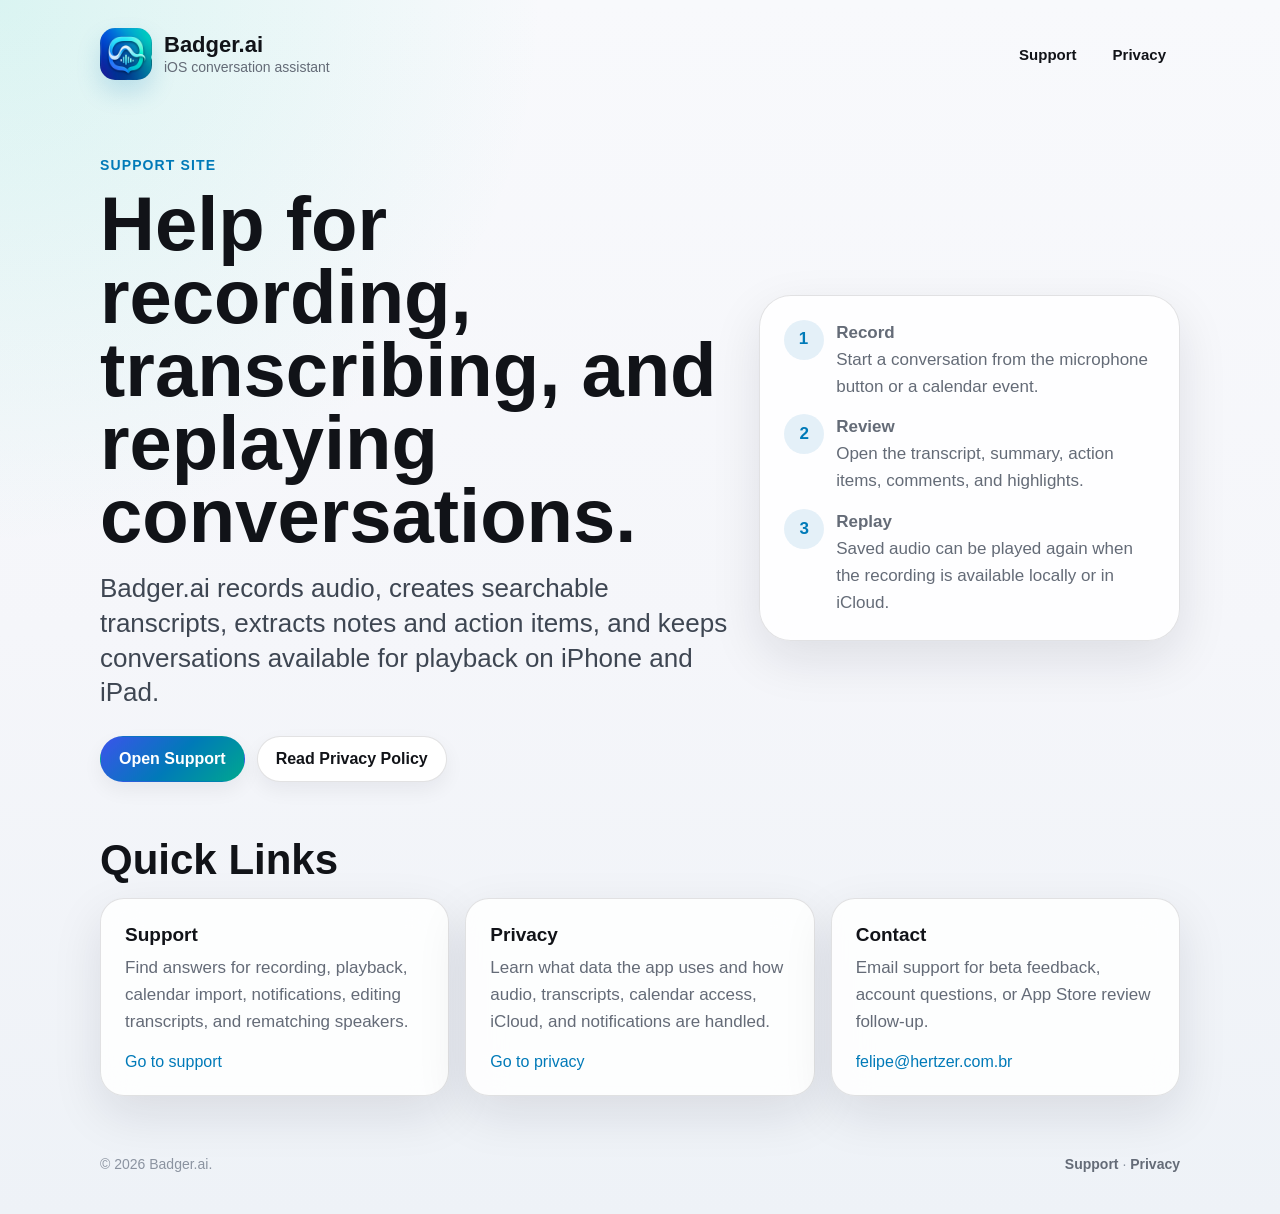
<file: index.html>
<!doctype html>
<html lang="en">
  <head>
    <meta charset="utf-8">
    <meta name="viewport" content="width=device-width, initial-scale=1">
    <title>Badger.ai Support</title>
    <meta name="description" content="Support and privacy information for the Badger.ai iOS app.">
    <meta name="theme-color" content="#007ab8">
    <link rel="icon" href="./assets/app-icon.png">
    <link rel="stylesheet" href="./styles.css">
  </head>
  <body>
    <header class="site-header">
      <a class="brand" href="./index.html" aria-label="Badger.ai home">
        <img src="./assets/brand-mark.png" alt="">
        <span>
          <span class="brand-name">Badger.ai</span>
          <span class="brand-subtitle">iOS conversation assistant</span>
        </span>
      </a>
      <nav class="nav" aria-label="Main">
        <a href="./support.html">Support</a>
        <a href="./privacy.html">Privacy</a>
      </nav>
    </header>

    <main class="site-main">
      <section class="hero">
        <div>
          <p class="eyebrow">Support site</p>
          <h1>Help for recording, transcribing, and replaying conversations.</h1>
          <p class="lead">Badger.ai records audio, creates searchable transcripts, extracts notes and action items, and keeps conversations available for playback on iPhone and iPad.</p>
          <div class="actions">
            <a class="button primary" href="./support.html">Open Support</a>
            <a class="button" href="./privacy.html">Read Privacy Policy</a>
          </div>
        </div>

        <aside class="hero-card" aria-label="App status summary">
          <ul class="status-list">
            <li>
              <span class="symbol">1</span>
              <span><strong>Record</strong><br>Start a conversation from the microphone button or a calendar event.</span>
            </li>
            <li>
              <span class="symbol">2</span>
              <span><strong>Review</strong><br>Open the transcript, summary, action items, comments, and highlights.</span>
            </li>
            <li>
              <span class="symbol">3</span>
              <span><strong>Replay</strong><br>Saved audio can be played again when the recording is available locally or in iCloud.</span>
            </li>
          </ul>
        </aside>
      </section>

      <section class="section" aria-labelledby="quick-links">
        <h2 id="quick-links">Quick Links</h2>
        <div class="grid">
          <article class="panel">
            <h3>Support</h3>
            <p>Find answers for recording, playback, calendar import, notifications, editing transcripts, and rematching speakers.</p>
            <a href="./support.html">Go to support</a>
          </article>
          <article class="panel">
            <h3>Privacy</h3>
            <p>Learn what data the app uses and how audio, transcripts, calendar access, iCloud, and notifications are handled.</p>
            <a href="./privacy.html">Go to privacy</a>
          </article>
          <article class="panel">
            <h3>Contact</h3>
            <p>Email support for beta feedback, account questions, or App Store review follow-up.</p>
            <a href="mailto:felipe@hertzer.com.br">felipe@hertzer.com.br</a>
          </article>
        </div>
      </section>
    </main>

    <footer class="site-footer">
      <span>© 2026 Badger.ai.</span>
      <span><a href="./support.html">Support</a> · <a href="./privacy.html">Privacy</a></span>
    </footer>
  </body>
</html>
</file>
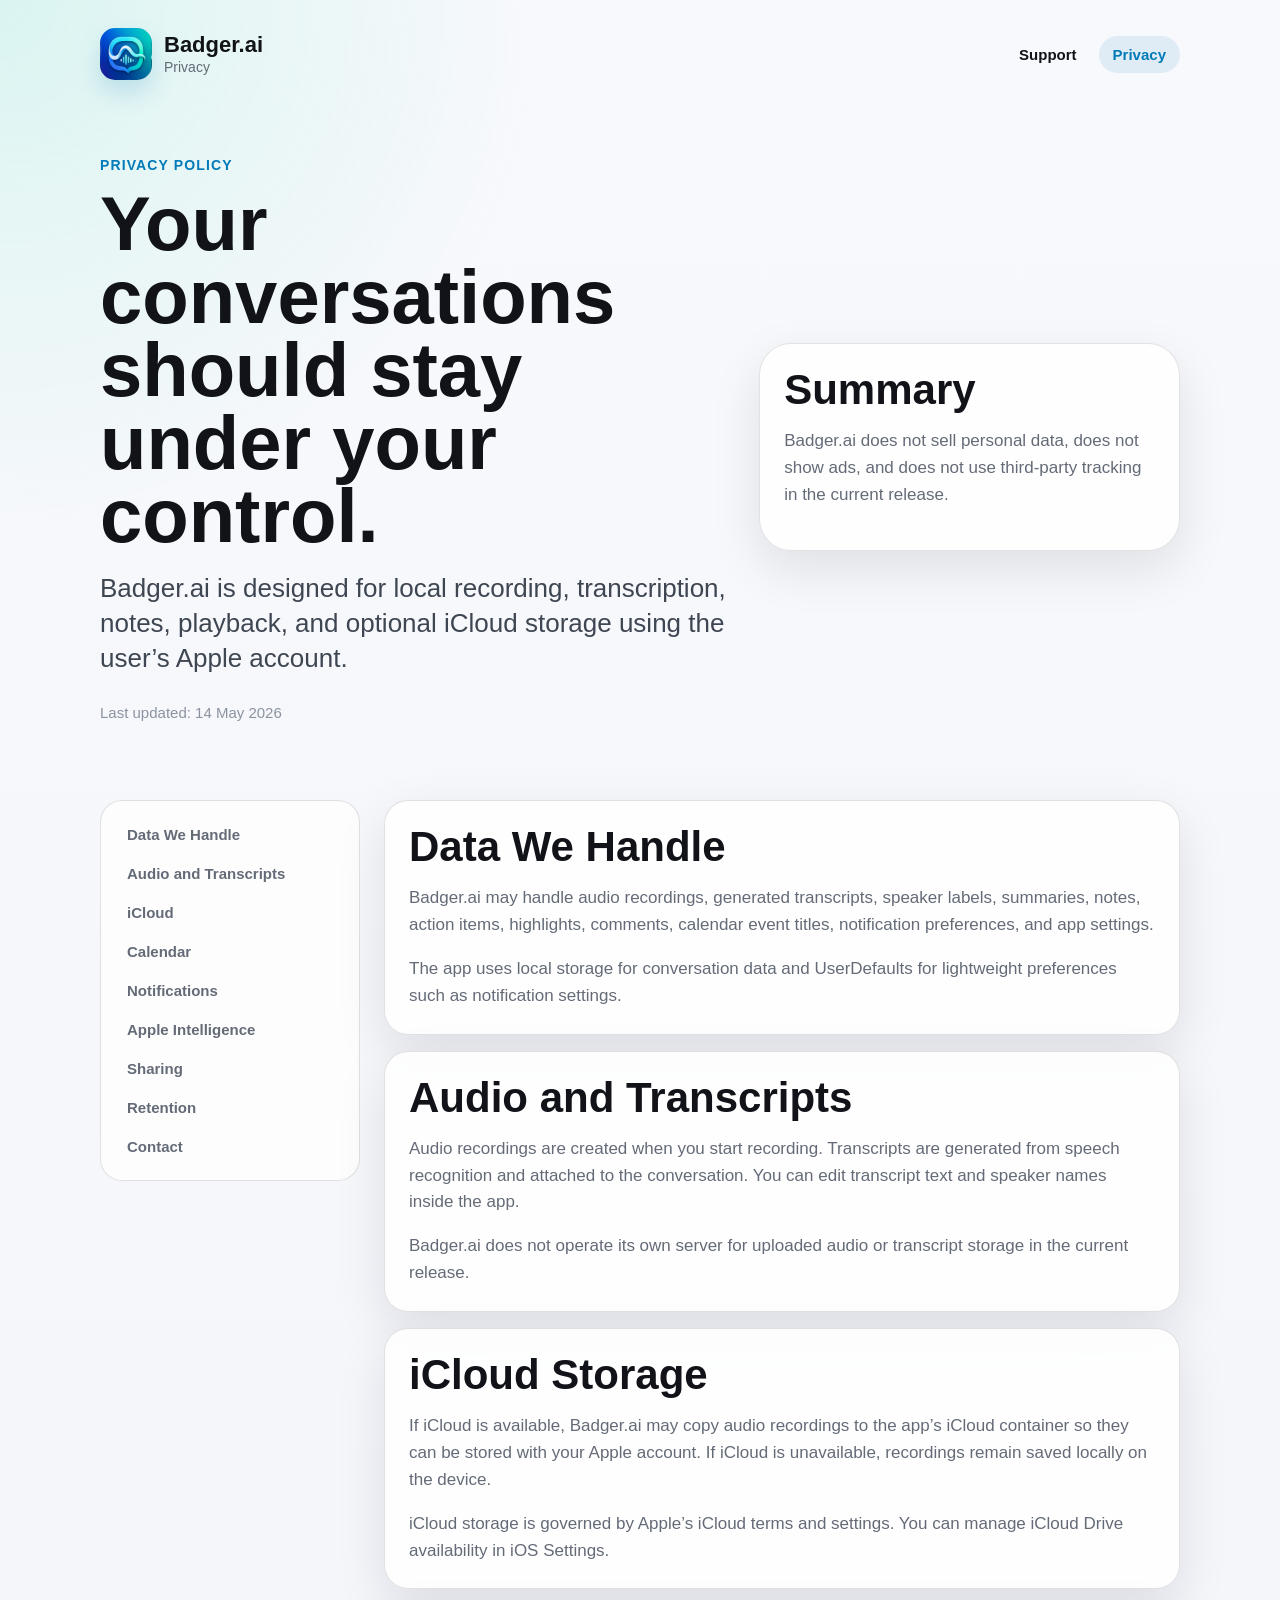
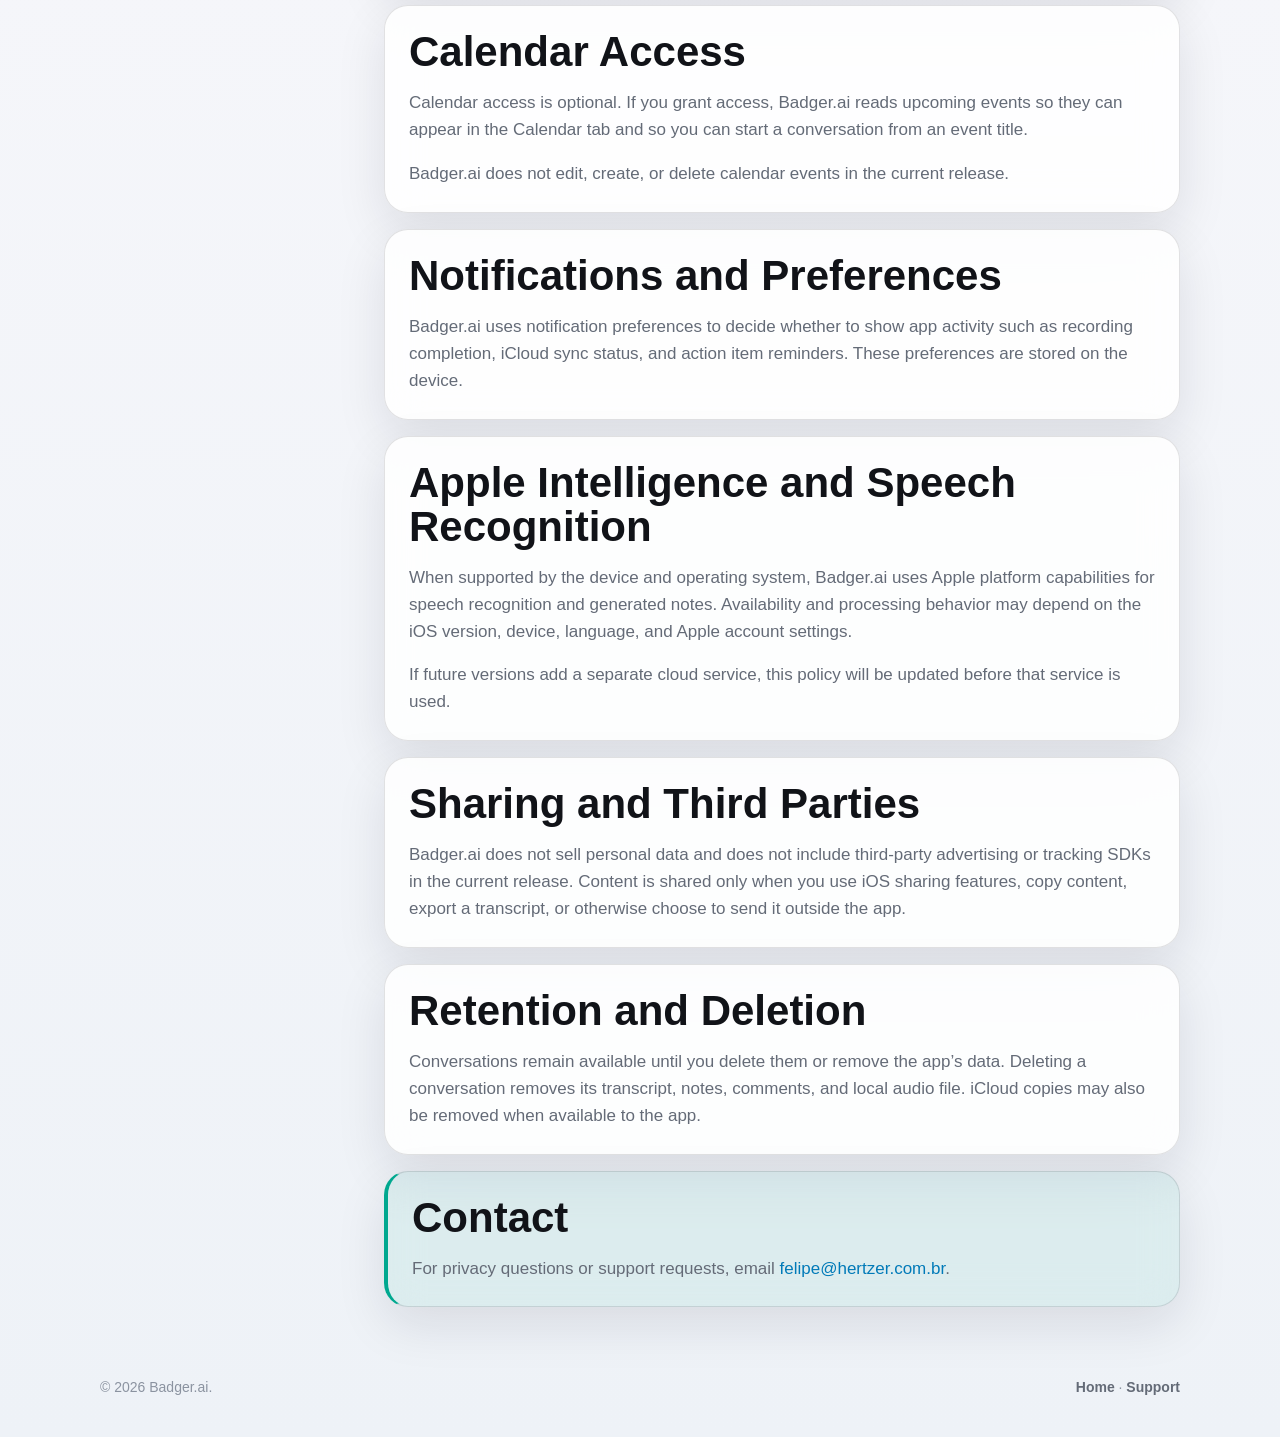
<file: privacy.html>
<!doctype html>
<html lang="en">
  <head>
    <meta charset="utf-8">
    <meta name="viewport" content="width=device-width, initial-scale=1">
    <title>Badger.ai Privacy Policy</title>
    <meta name="description" content="Privacy policy for the Badger.ai iOS app.">
    <meta name="theme-color" content="#007ab8">
    <link rel="icon" href="./assets/app-icon.png">
    <link rel="stylesheet" href="./styles.css">
  </head>
  <body>
    <header class="site-header">
      <a class="brand" href="./index.html" aria-label="Badger.ai home">
        <img src="./assets/brand-mark.png" alt="">
        <span>
          <span class="brand-name">Badger.ai</span>
          <span class="brand-subtitle">Privacy</span>
        </span>
      </a>
      <nav class="nav" aria-label="Main">
        <a href="./support.html">Support</a>
        <a href="./privacy.html" aria-current="page">Privacy</a>
      </nav>
    </header>

    <main class="site-main">
      <section class="hero">
        <div>
          <p class="eyebrow">Privacy Policy</p>
          <h1>Your conversations should stay under your control.</h1>
          <p class="lead">Badger.ai is designed for local recording, transcription, notes, playback, and optional iCloud storage using the user’s Apple account.</p>
          <p class="meta">Last updated: 14 May 2026</p>
        </div>
        <aside class="hero-card">
          <h2>Summary</h2>
          <p>Badger.ai does not sell personal data, does not show ads, and does not use third-party tracking in the current release.</p>
        </aside>
      </section>

      <section class="policy-layout">
        <nav class="toc" aria-label="Privacy sections">
          <a href="#data">Data We Handle</a>
          <a href="#audio">Audio and Transcripts</a>
          <a href="#icloud">iCloud</a>
          <a href="#calendar">Calendar</a>
          <a href="#notifications">Notifications</a>
          <a href="#ai">Apple Intelligence</a>
          <a href="#sharing">Sharing</a>
          <a href="#retention">Retention</a>
          <a href="#contact">Contact</a>
        </nav>

        <div class="policy-stack">
          <section class="policy-card" id="data">
            <h2>Data We Handle</h2>
            <p>Badger.ai may handle audio recordings, generated transcripts, speaker labels, summaries, notes, action items, highlights, comments, calendar event titles, notification preferences, and app settings.</p>
            <p>The app uses local storage for conversation data and UserDefaults for lightweight preferences such as notification settings.</p>
          </section>

          <section class="policy-card" id="audio">
            <h2>Audio and Transcripts</h2>
            <p>Audio recordings are created when you start recording. Transcripts are generated from speech recognition and attached to the conversation. You can edit transcript text and speaker names inside the app.</p>
            <p>Badger.ai does not operate its own server for uploaded audio or transcript storage in the current release.</p>
          </section>

          <section class="policy-card" id="icloud">
            <h2>iCloud Storage</h2>
            <p>If iCloud is available, Badger.ai may copy audio recordings to the app’s iCloud container so they can be stored with your Apple account. If iCloud is unavailable, recordings remain saved locally on the device.</p>
            <p>iCloud storage is governed by Apple’s iCloud terms and settings. You can manage iCloud Drive availability in iOS Settings.</p>
          </section>

          <section class="policy-card" id="calendar">
            <h2>Calendar Access</h2>
            <p>Calendar access is optional. If you grant access, Badger.ai reads upcoming events so they can appear in the Calendar tab and so you can start a conversation from an event title.</p>
            <p>Badger.ai does not edit, create, or delete calendar events in the current release.</p>
          </section>

          <section class="policy-card" id="notifications">
            <h2>Notifications and Preferences</h2>
            <p>Badger.ai uses notification preferences to decide whether to show app activity such as recording completion, iCloud sync status, and action item reminders. These preferences are stored on the device.</p>
          </section>

          <section class="policy-card" id="ai">
            <h2>Apple Intelligence and Speech Recognition</h2>
            <p>When supported by the device and operating system, Badger.ai uses Apple platform capabilities for speech recognition and generated notes. Availability and processing behavior may depend on the iOS version, device, language, and Apple account settings.</p>
            <p>If future versions add a separate cloud service, this policy will be updated before that service is used.</p>
          </section>

          <section class="policy-card" id="sharing">
            <h2>Sharing and Third Parties</h2>
            <p>Badger.ai does not sell personal data and does not include third-party advertising or tracking SDKs in the current release. Content is shared only when you use iOS sharing features, copy content, export a transcript, or otherwise choose to send it outside the app.</p>
          </section>

          <section class="policy-card" id="retention">
            <h2>Retention and Deletion</h2>
            <p>Conversations remain available until you delete them or remove the app’s data. Deleting a conversation removes its transcript, notes, comments, and local audio file. iCloud copies may also be removed when available to the app.</p>
          </section>

          <section class="policy-card callout" id="contact">
            <h2>Contact</h2>
            <p>For privacy questions or support requests, email <a href="mailto:felipe@hertzer.com.br">felipe@hertzer.com.br</a>.</p>
          </section>
        </div>
      </section>
    </main>

    <footer class="site-footer">
      <span>© 2026 Badger.ai.</span>
      <span><a href="./index.html">Home</a> · <a href="./support.html">Support</a></span>
    </footer>
  </body>
</html>
</file>
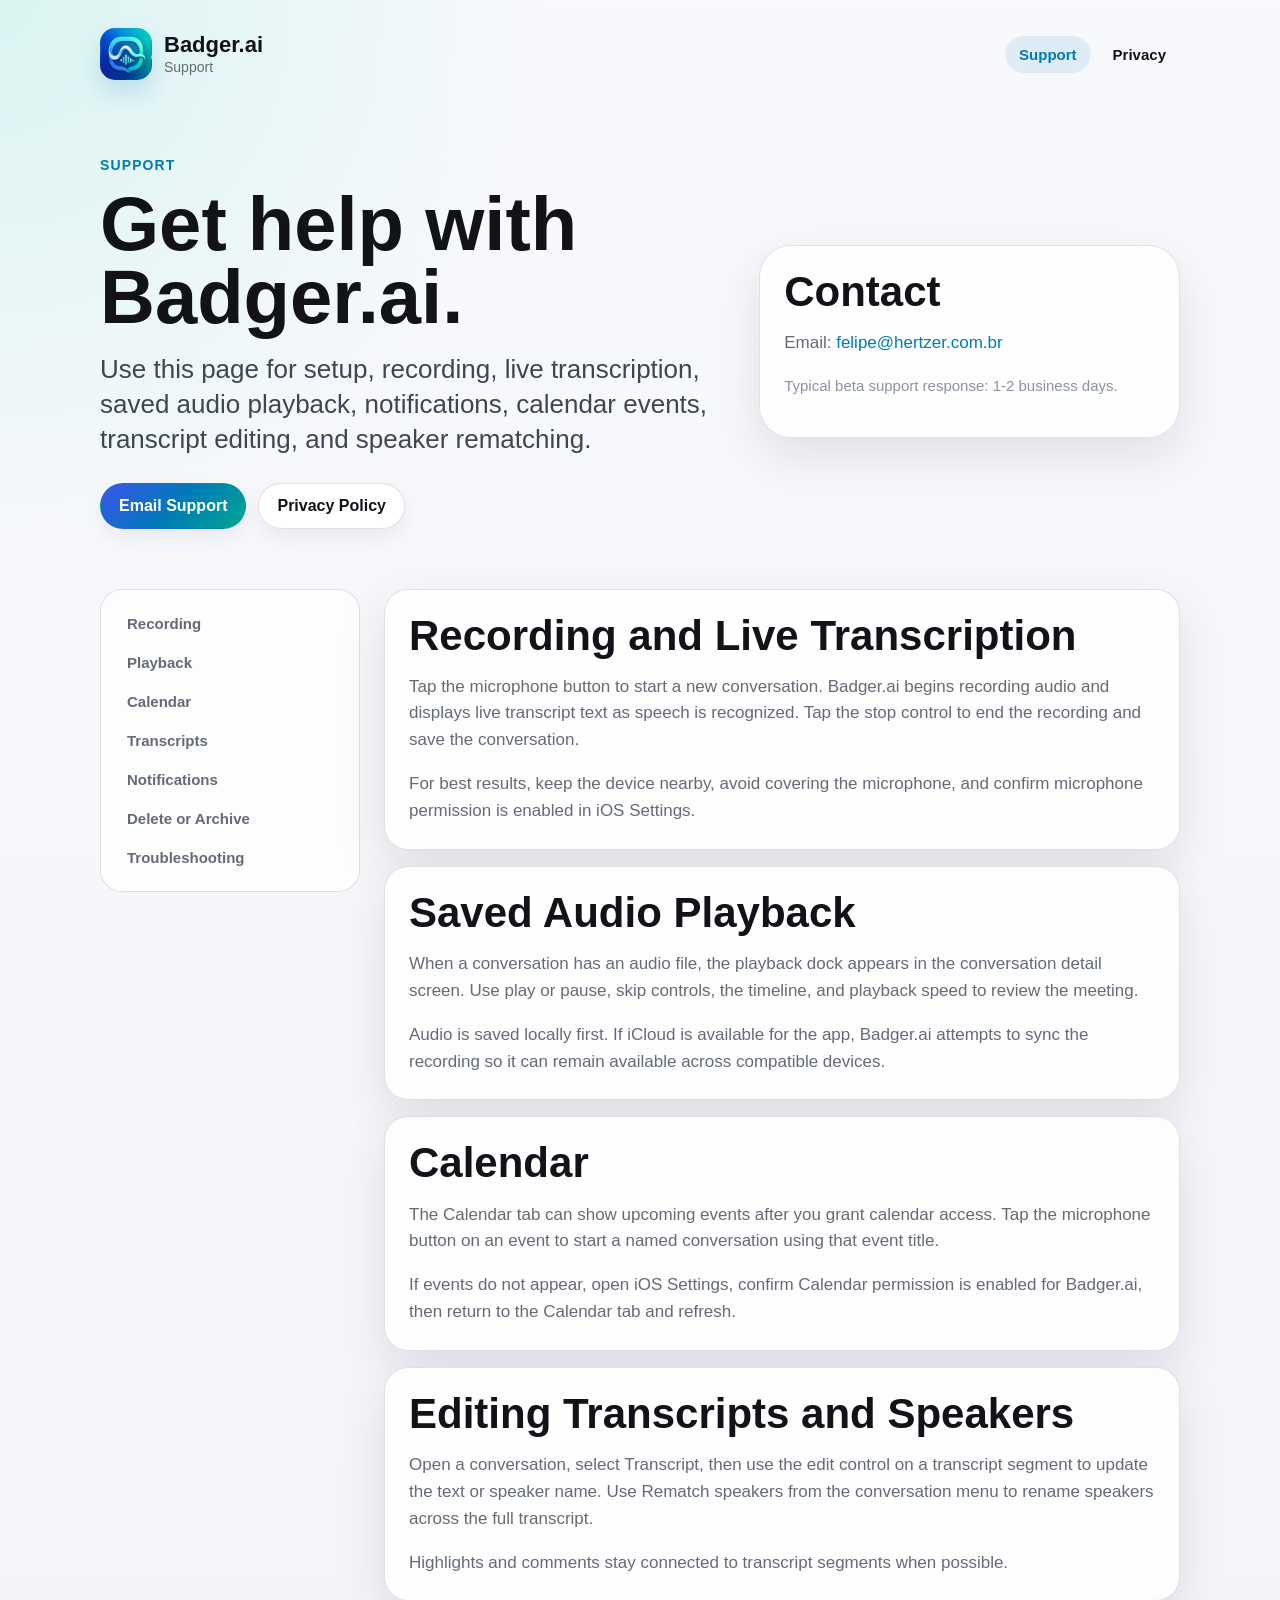
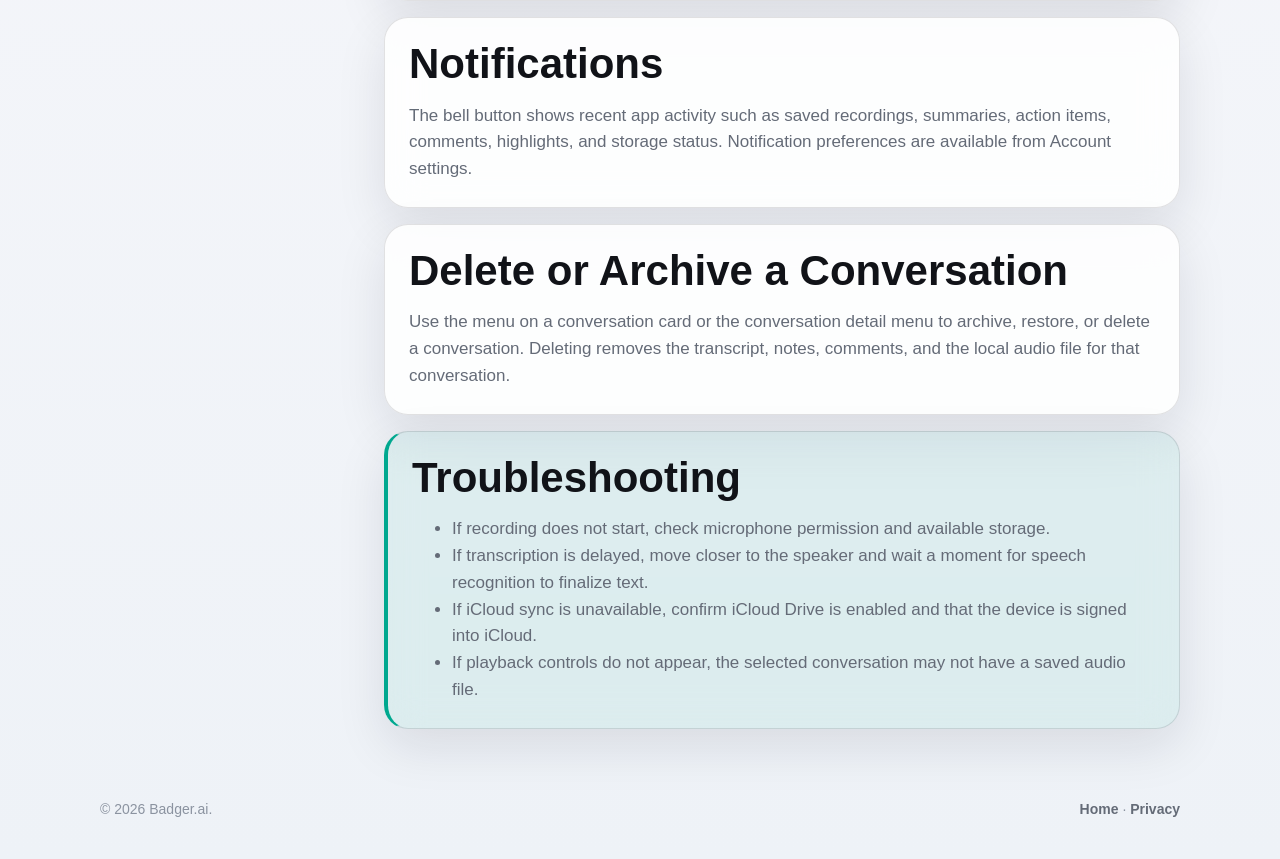
<file: support.html>
<!doctype html>
<html lang="en">
  <head>
    <meta charset="utf-8">
    <meta name="viewport" content="width=device-width, initial-scale=1">
    <title>Badger.ai Support</title>
    <meta name="description" content="Support, troubleshooting, and contact information for Badger.ai.">
    <meta name="theme-color" content="#007ab8">
    <link rel="icon" href="./assets/app-icon.png">
    <link rel="stylesheet" href="./styles.css">
  </head>
  <body>
    <header class="site-header">
      <a class="brand" href="./index.html" aria-label="Badger.ai home">
        <img src="./assets/brand-mark.png" alt="">
        <span>
          <span class="brand-name">Badger.ai</span>
          <span class="brand-subtitle">Support</span>
        </span>
      </a>
      <nav class="nav" aria-label="Main">
        <a href="./support.html" aria-current="page">Support</a>
        <a href="./privacy.html">Privacy</a>
      </nav>
    </header>

    <main class="site-main">
      <section class="hero">
        <div>
          <p class="eyebrow">Support</p>
          <h1>Get help with Badger.ai.</h1>
          <p class="lead">Use this page for setup, recording, live transcription, saved audio playback, notifications, calendar events, transcript editing, and speaker rematching.</p>
          <div class="actions">
            <a class="button primary" href="mailto:felipe@hertzer.com.br">Email Support</a>
            <a class="button" href="./privacy.html">Privacy Policy</a>
          </div>
        </div>
        <aside class="hero-card">
          <h2>Contact</h2>
          <p>Email: <a href="mailto:felipe@hertzer.com.br">felipe@hertzer.com.br</a></p>
          <p class="meta">Typical beta support response: 1-2 business days.</p>
        </aside>
      </section>

      <section class="policy-layout">
        <nav class="toc" aria-label="Support topics">
          <a href="#recording">Recording</a>
          <a href="#playback">Playback</a>
          <a href="#calendar">Calendar</a>
          <a href="#transcripts">Transcripts</a>
          <a href="#notifications">Notifications</a>
          <a href="#delete">Delete or Archive</a>
          <a href="#troubleshooting">Troubleshooting</a>
        </nav>

        <div class="policy-stack">
          <section class="policy-card" id="recording">
            <h2>Recording and Live Transcription</h2>
            <p>Tap the microphone button to start a new conversation. Badger.ai begins recording audio and displays live transcript text as speech is recognized. Tap the stop control to end the recording and save the conversation.</p>
            <p>For best results, keep the device nearby, avoid covering the microphone, and confirm microphone permission is enabled in iOS Settings.</p>
          </section>

          <section class="policy-card" id="playback">
            <h2>Saved Audio Playback</h2>
            <p>When a conversation has an audio file, the playback dock appears in the conversation detail screen. Use play or pause, skip controls, the timeline, and playback speed to review the meeting.</p>
            <p>Audio is saved locally first. If iCloud is available for the app, Badger.ai attempts to sync the recording so it can remain available across compatible devices.</p>
          </section>

          <section class="policy-card" id="calendar">
            <h2>Calendar</h2>
            <p>The Calendar tab can show upcoming events after you grant calendar access. Tap the microphone button on an event to start a named conversation using that event title.</p>
            <p>If events do not appear, open iOS Settings, confirm Calendar permission is enabled for Badger.ai, then return to the Calendar tab and refresh.</p>
          </section>

          <section class="policy-card" id="transcripts">
            <h2>Editing Transcripts and Speakers</h2>
            <p>Open a conversation, select Transcript, then use the edit control on a transcript segment to update the text or speaker name. Use Rematch speakers from the conversation menu to rename speakers across the full transcript.</p>
            <p>Highlights and comments stay connected to transcript segments when possible.</p>
          </section>

          <section class="policy-card" id="notifications">
            <h2>Notifications</h2>
            <p>The bell button shows recent app activity such as saved recordings, summaries, action items, comments, highlights, and storage status. Notification preferences are available from Account settings.</p>
          </section>

          <section class="policy-card" id="delete">
            <h2>Delete or Archive a Conversation</h2>
            <p>Use the menu on a conversation card or the conversation detail menu to archive, restore, or delete a conversation. Deleting removes the transcript, notes, comments, and the local audio file for that conversation.</p>
          </section>

          <section class="policy-card callout" id="troubleshooting">
            <h2>Troubleshooting</h2>
            <ul>
              <li>If recording does not start, check microphone permission and available storage.</li>
              <li>If transcription is delayed, move closer to the speaker and wait a moment for speech recognition to finalize text.</li>
              <li>If iCloud sync is unavailable, confirm iCloud Drive is enabled and that the device is signed into iCloud.</li>
              <li>If playback controls do not appear, the selected conversation may not have a saved audio file.</li>
            </ul>
          </section>
        </div>
      </section>
    </main>

    <footer class="site-footer">
      <span>© 2026 Badger.ai.</span>
      <span><a href="./index.html">Home</a> · <a href="./privacy.html">Privacy</a></span>
    </footer>
  </body>
</html>
</file>
<file: styles.css>
:root {
  color-scheme: light;
  --bg: #f5f6fa;
  --surface: rgba(255, 255, 255, 0.86);
  --surface-strong: #ffffff;
  --ink: #111318;
  --muted: #646b77;
  --quiet: #8b93a0;
  --line: rgba(17, 19, 24, 0.12);
  --blue: #007ab8;
  --teal: #00a88f;
  --mint: #3ddbbc;
  --indigo: #3b54eb;
  --shadow: 0 18px 50px rgba(16, 24, 40, 0.10);
  --radius: 24px;
  font-family: -apple-system, BlinkMacSystemFont, "SF Pro Display", "SF Pro Text", "Helvetica Neue", Arial, sans-serif;
}

* {
  box-sizing: border-box;
}

html {
  background: var(--bg);
}

body {
  margin: 0;
  color: var(--ink);
  background:
    radial-gradient(circle at top left, rgba(61, 219, 188, 0.16), transparent 34rem),
    linear-gradient(180deg, #f8f9fc 0%, var(--bg) 52%, #eef2f7 100%);
  min-height: 100vh;
}

a {
  color: var(--blue);
  text-decoration: none;
}

a:hover {
  text-decoration: underline;
}

.site-header,
.site-main,
.site-footer {
  width: min(1080px, calc(100% - 40px));
  margin: 0 auto;
}

.site-header {
  display: flex;
  align-items: center;
  justify-content: space-between;
  gap: 24px;
  padding: 28px 0 18px;
}

.brand {
  display: flex;
  align-items: center;
  gap: 12px;
  color: var(--ink);
}

.brand img {
  width: 52px;
  height: 52px;
  border-radius: 15px;
  box-shadow: 0 12px 24px rgba(0, 122, 184, 0.18);
}

.brand-name {
  display: block;
  font-size: 22px;
  line-height: 1;
  font-weight: 760;
  letter-spacing: 0;
}

.brand-subtitle {
  display: block;
  margin-top: 3px;
  color: var(--muted);
  font-size: 14px;
  font-weight: 520;
}

.nav {
  display: flex;
  align-items: center;
  gap: 8px;
}

.nav a {
  color: var(--ink);
  font-size: 15px;
  font-weight: 650;
  padding: 10px 14px;
  border-radius: 999px;
}

.nav a[aria-current="page"] {
  color: var(--blue);
  background: rgba(0, 122, 184, 0.10);
}

.hero {
  display: grid;
  grid-template-columns: minmax(0, 1.2fr) minmax(280px, 0.8fr);
  align-items: center;
  gap: 28px;
  padding: 56px 0 34px;
}

.eyebrow {
  color: var(--blue);
  font-size: 14px;
  font-weight: 740;
  margin: 0 0 12px;
  text-transform: uppercase;
  letter-spacing: 0.08em;
}

h1,
h2,
h3,
p {
  margin-top: 0;
}

h1 {
  max-width: 760px;
  margin-bottom: 18px;
  font-size: clamp(42px, 7vw, 76px);
  line-height: 0.96;
  letter-spacing: 0;
}

h2 {
  margin-bottom: 16px;
  font-size: clamp(28px, 4vw, 42px);
  line-height: 1.05;
  letter-spacing: 0;
}

h3 {
  margin-bottom: 8px;
  font-size: 19px;
  line-height: 1.25;
}

p,
li {
  color: var(--muted);
  font-size: 17px;
  line-height: 1.58;
}

.lead {
  max-width: 760px;
  color: #3e4652;
  font-size: clamp(20px, 2.5vw, 26px);
  line-height: 1.34;
}

.actions {
  display: flex;
  flex-wrap: wrap;
  gap: 12px;
  margin-top: 26px;
}

.button {
  display: inline-flex;
  align-items: center;
  justify-content: center;
  gap: 8px;
  min-height: 46px;
  padding: 0 18px;
  border-radius: 999px;
  border: 1px solid var(--line);
  background: var(--surface-strong);
  color: var(--ink);
  font-weight: 740;
  box-shadow: 0 8px 20px rgba(16, 24, 40, 0.06);
}

.button.primary {
  color: white;
  border-color: transparent;
  background: linear-gradient(135deg, var(--indigo), var(--blue) 52%, var(--teal));
}

.hero-card,
.panel,
.policy-card {
  border: 1px solid var(--line);
  background: var(--surface);
  box-shadow: var(--shadow);
  backdrop-filter: blur(18px);
}

.hero-card {
  border-radius: 32px;
  padding: 24px;
}

.status-list {
  display: grid;
  gap: 14px;
  margin: 0;
  padding: 0;
  list-style: none;
}

.status-list li {
  display: grid;
  grid-template-columns: 40px 1fr;
  gap: 12px;
  align-items: start;
  color: var(--muted);
}

.symbol {
  display: grid;
  place-items: center;
  width: 40px;
  height: 40px;
  border-radius: 50%;
  color: var(--blue);
  background: rgba(0, 122, 184, 0.10);
  font-weight: 800;
}

.section {
  padding: 22px 0;
}

.grid {
  display: grid;
  grid-template-columns: repeat(3, minmax(0, 1fr));
  gap: 16px;
}

.panel,
.policy-card {
  border-radius: var(--radius);
  padding: 24px;
}

.panel p:last-child,
.policy-card p:last-child,
.policy-card ul:last-child {
  margin-bottom: 0;
}

.policy-layout {
  display: grid;
  grid-template-columns: 260px minmax(0, 1fr);
  gap: 24px;
  align-items: start;
  padding: 26px 0 34px;
}

.toc {
  position: sticky;
  top: 18px;
  display: grid;
  gap: 8px;
  padding: 18px;
  border: 1px solid var(--line);
  border-radius: 22px;
  background: rgba(255, 255, 255, 0.74);
}

.toc a {
  color: var(--muted);
  font-size: 15px;
  font-weight: 650;
  padding: 7px 8px;
  border-radius: 10px;
}

.toc a:hover {
  color: var(--blue);
  background: rgba(0, 122, 184, 0.08);
  text-decoration: none;
}

.policy-stack {
  display: grid;
  gap: 16px;
}

.meta {
  color: var(--quiet);
  font-size: 15px;
}

.callout {
  border-left: 4px solid var(--teal);
  background: rgba(0, 168, 143, 0.08);
}

.site-footer {
  display: flex;
  justify-content: space-between;
  gap: 16px;
  padding: 38px 0 42px;
  color: var(--quiet);
  font-size: 14px;
}

.site-footer a {
  color: var(--muted);
  font-weight: 650;
}

@media (max-width: 780px) {
  .site-header {
    align-items: flex-start;
    flex-direction: column;
  }

  .nav {
    width: 100%;
    justify-content: space-between;
  }

  .nav a {
    flex: 1;
    text-align: center;
  }

  .hero,
  .policy-layout {
    grid-template-columns: 1fr;
  }

  .hero {
    padding-top: 34px;
  }

  .grid {
    grid-template-columns: 1fr;
  }

  .toc {
    position: static;
  }

  .site-footer {
    flex-direction: column;
  }
}
</file>
